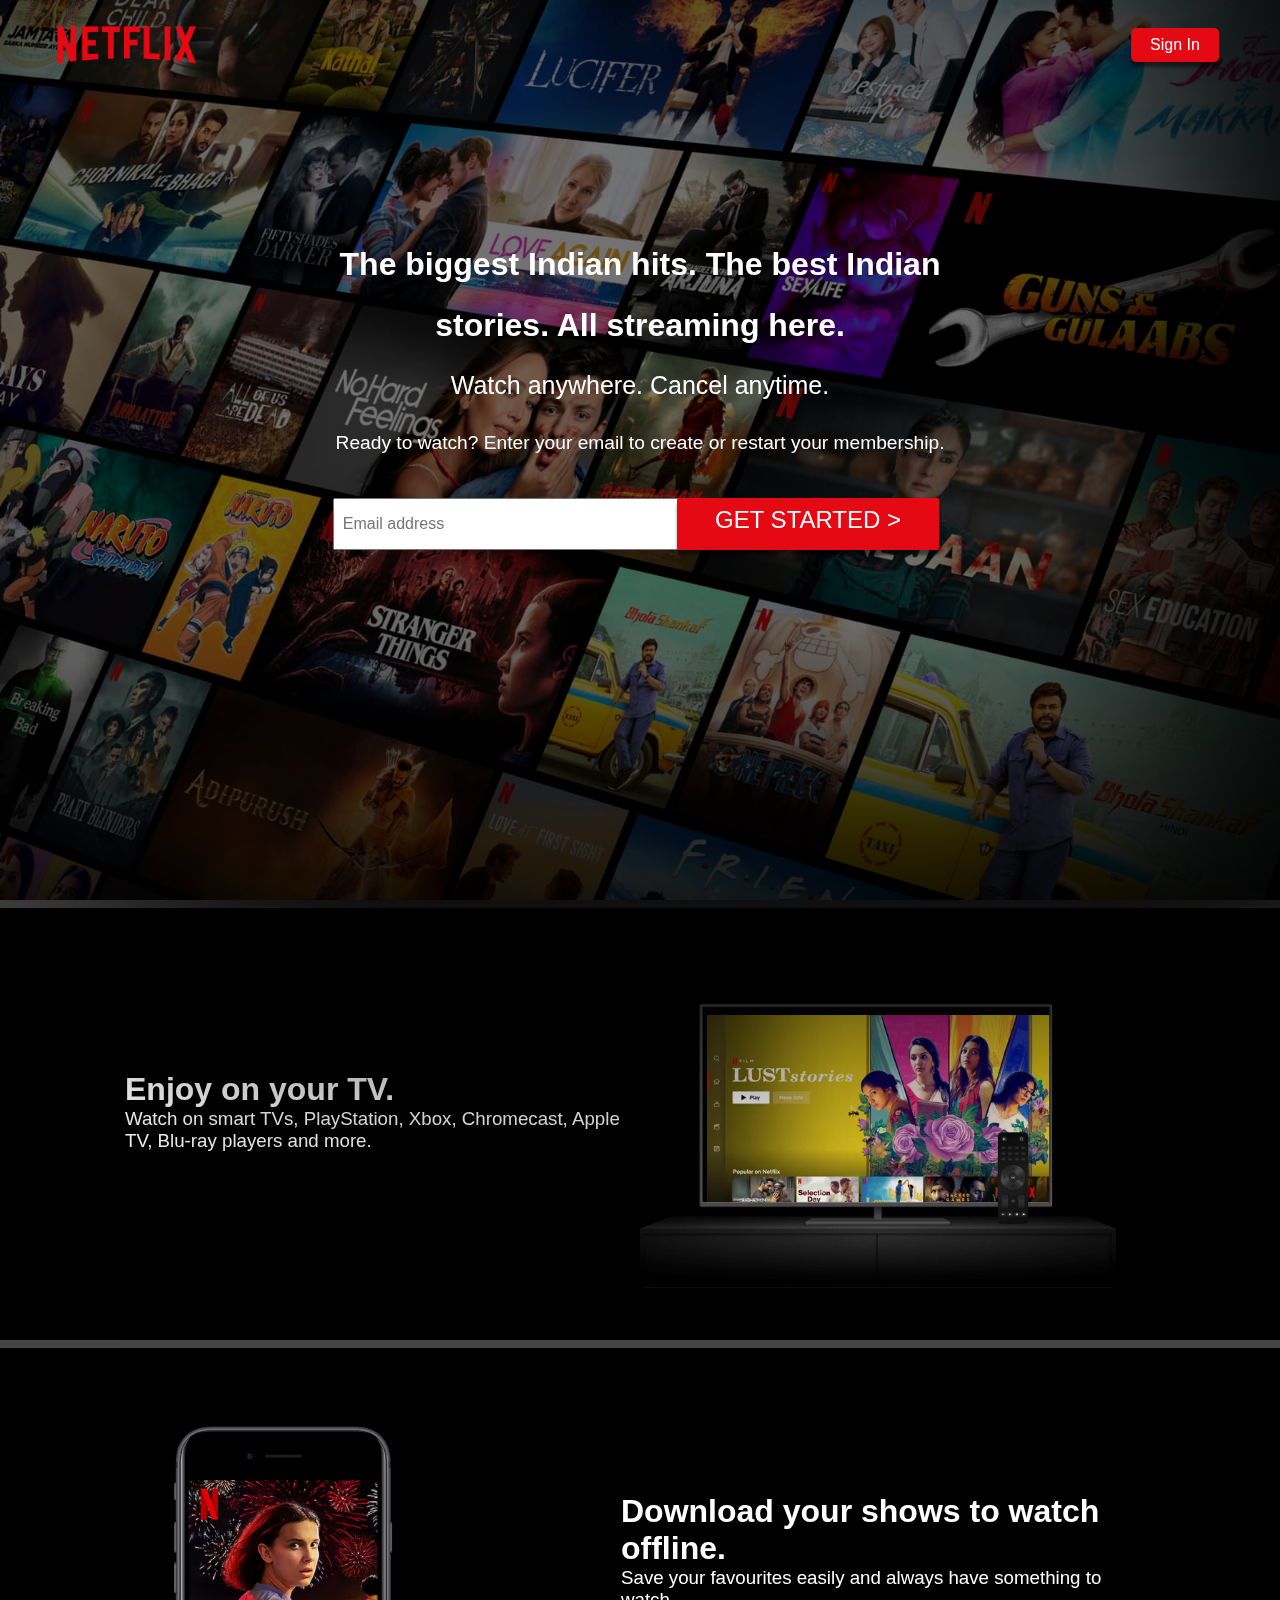
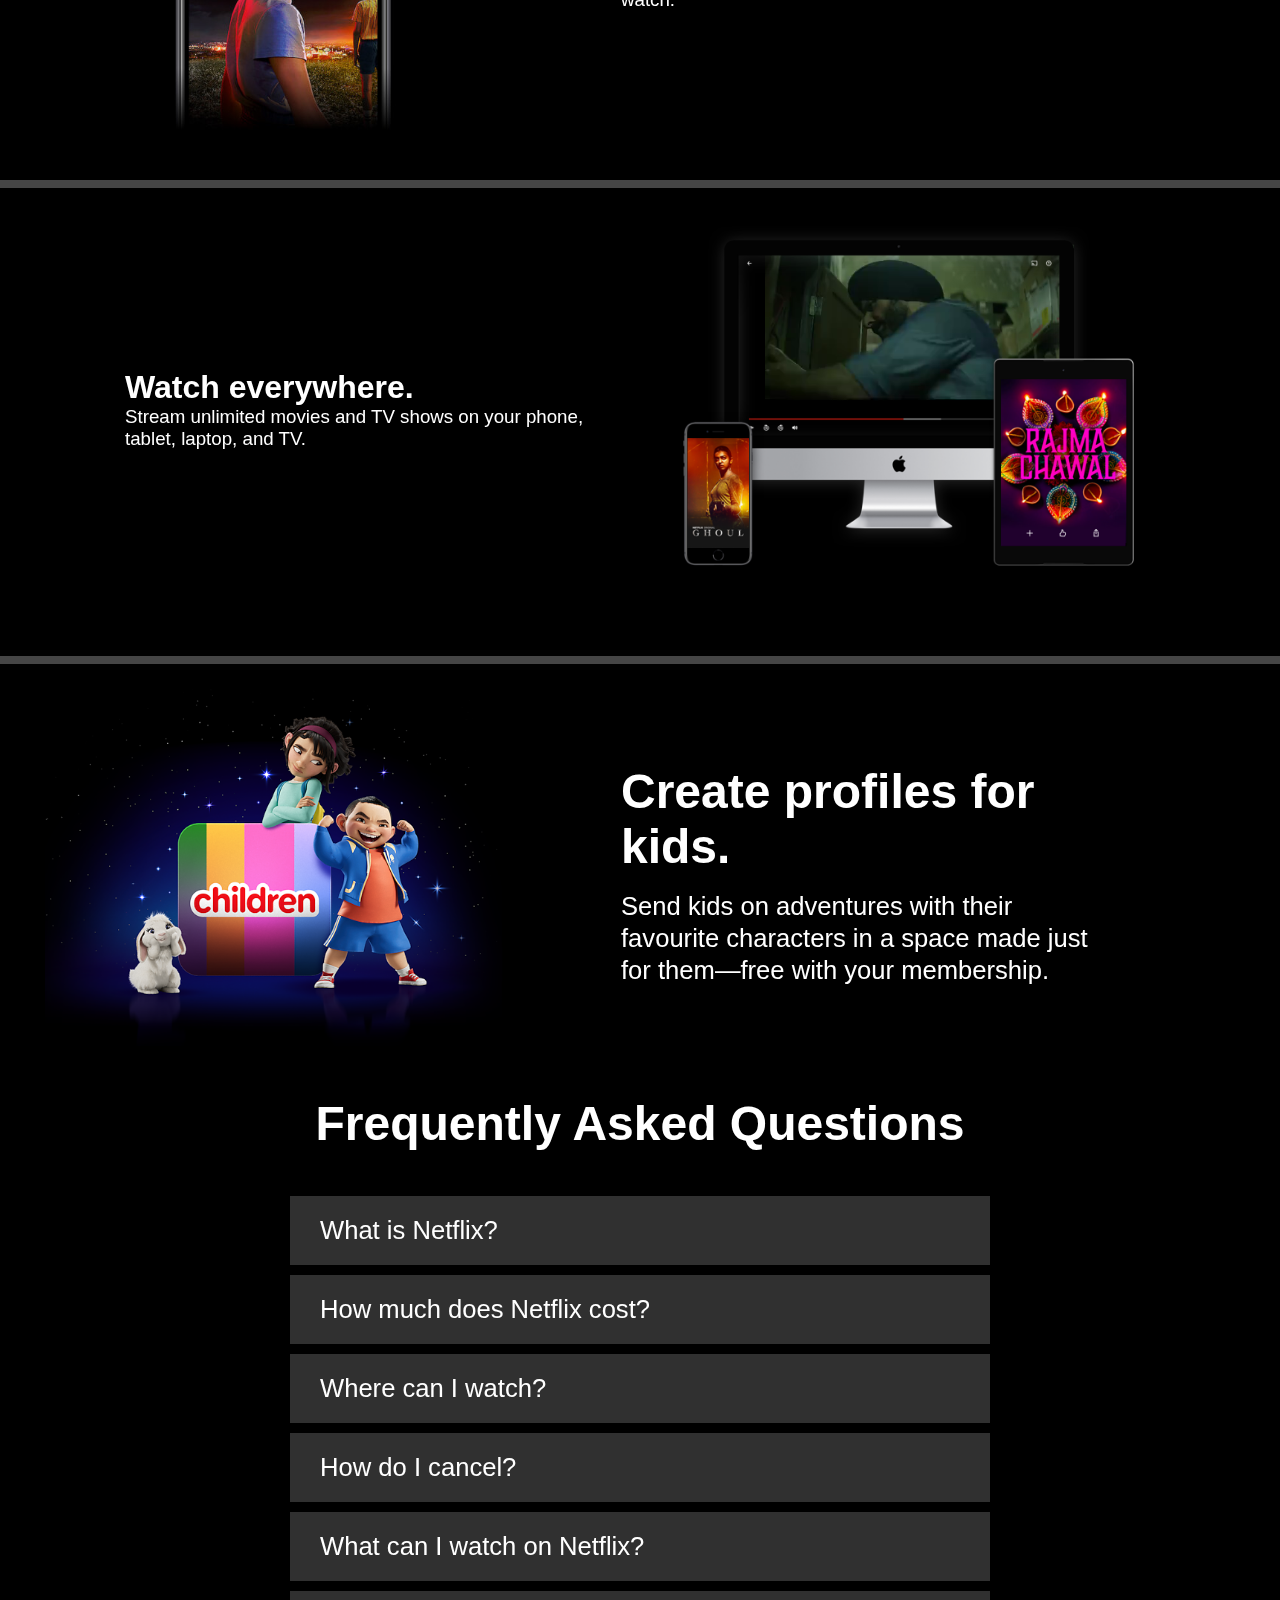
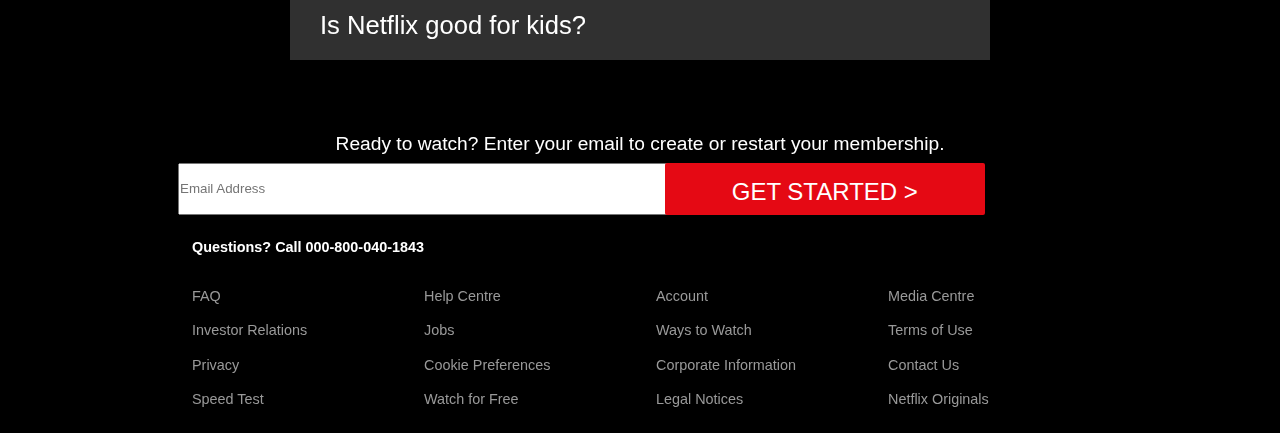
<file: netflix clone/index.html>
<!DOCTYPE html>
<html lang="en">
<head>
    <meta charset="UTF-8">
    <meta name="viewport" content="width=device-width, initial-scale=1.0">
    <link rel="stylesheet" href="style.css">
    <title>Netflix</title>
</head>
<body>
    <header class="showcase">
        <div class="showcase-top">
            <img src="logo.png" alt="Netflix Logo">
            <a href="#" class="btn btn-rounded">Sign In</a>
        </div>
        <div class="showcase-content">
            <h2>The biggest Indian hits. The best Indian stories. All streaming here.</h2>
            <h3>Watch anywhere. Cancel anytime.</h3>
            <p>Ready to watch? Enter your email to create or restart your membership.</p>
            <input type="email" name="email" id="mail" placeholder="Email address">
            <a href="#" class="btn btn-lg">GET STARTED ></a>
        </div>
    </header>

    
        <div class="card-1">
            <div class="desc-1">
                <h1>Enjoy on your TV.</h1>
                <h3>Watch on smart TVs, PlayStation, Xbox, Chromecast, Apple TV, Blu-ray players and more.</h3>
            </div>
            <img src="tv.png" alt="Netflix TV">
            <video class="video-1" autoplay="" playsinline="" muted="" loop=""><source src="1.m4v" type="video/mp4"></video>
        </div>
        <div class="card-2">
            <img src="3.jpg" alt="Netflix Mobile">
            <div class="desc-2">
                <h1>Download your shows to watch offline.</h1>
                <h3>Save your favourites easily and always have something to watch.</h3>
            </div>
        </div>
        <div class="card-3">
            <div class="desc-3">
                <h1>Watch everywhere.</h1>
                <h3>Stream unlimited movies and TV shows on your phone, tablet, laptop, and TV.</h3>
            </div>
            <img src="4.png" alt="Device-Pile-In">
            <video class="video-2" autoplay="" playsinline="" muted="" loop=""><source src="2.m4v" type="video/mp4"></video>
        </div>
        <section class="style-cards">
            <div class="card-0">
                <img src="2.png" alt="Netflix Mobile">
                <div class="desc-0">
                    <h1>Create profiles for kids.</h1>
                    <h3>Send kids on adventures with their favourite characters in a space made just for them—free with your membership.</h3>
                </div>
            </div>
    </section>

    <section class="lastsec">
        <div class="faq">
            <h1>Frequently Asked Questions</h1>
            <ul class="questions">
                <li>What is Netflix?</li>
                <li>How much does Netflix cost?</li>
                <li>Where can I watch?</li>
                <li>How do I cancel?</li>
                <li>What can I watch on Netflix?</li>
                <li>Is Netflix good for kids?</li>
            </ul>
            <p>Ready to watch? Enter your email to create or restart your membership.</p>
            <div class="input">
                <input type="email" name="email" placeholder="Email Address">
                <a href="#" class="btn-rounded"><button>GET STARTED ></button></a>
            </div>
        </div>
    </section>


    <footer class="footer">
        <p>Questions? Call 000-800-040-1843</p>
        <div class="footer-cols">
            <ul>
                <li><a href="#">FAQ</a></li>
                <li><a href="#">Investor Relations</a></li>
                <li><a href="#">Privacy</a></li>
                <li><a href="#">Speed Test</a></li>
            </ul>
            <ul>
                <li><a href="#">Help Centre</a></li>
                <li><a href="#">Jobs</a></li>
                <li><a href="#">Cookie Preferences</a></li>
                <li><a href="#">Watch for Free</a></li>
            </ul>
            <ul>
                <li><a href="#">Account</a></li>
                <li><a href="#">Ways to Watch</a></li>
                <li><a href="#">Corporate Information</a></li>
                <li><a href="#">Legal Notices</a></li>
            </ul>
            <ul>
                <li><a href="#">Media Centre</a></li>
                <li><a href="#">Terms of Use</a></li>
                <li><a href="#">Contact Us</a></li>
                <li><a href="#">Netflix Originals</a></li>
            </ul>
        </div>
    </footer>
</body>
</html>
</file>
<file: netflix clone/style.css>
:root{
    --primary-color: #e50914;
    --dark-color: #141414;
    --light-color: #f4f4f4;
}

*{
    margin: 0;
    padding: 0;
}

body{
    font-family: Arial, Helvetica, sans-serif;
    background: #000000;
    color: #999999;
}

ul{
    list-style: none;
}

h1,h2,h3,h4{
    color: #ffffff;
}

h3{
    font-weight: lighter;
}

a{
    color: #ffffff;
    text-decoration: none;
}

p{
    margin: 0.5rem 0;
    font-weight: bold;
    color: #ffffff;
}

img{
    width: 100%;
}

.showcase{
    width: 100%;
    height: 100vh;
    position: relative;
    background: url("1.jpg") no-repeat center center/cover;
}

.showcase::after{
    content: "";
    position: absolute;
    top: 0;
    left: 0;
    width: 100%;
    height: 100%;
    z-index: 1;
    background: rgba(0, 0, 0, 0.4);
    box-shadow: 120px 100px 250px #000000 , inset -120px -100px 250px #000000;
}

.showcase-top{
    position: relative;
    z-index: 2;
    height: 90px;
}

.showcase-top img{
    width: 140px;
    position: absolute;
    top: 50%;
    left: 0;
    transform: translate(40% , -50%);
}

.showcase-top a{
    position: absolute;
    top: 50%;
    right: 0;
    transform: translate(-60% , -50%);
}

.showcase-content{
    position: relative;
    margin: 0 26%;
    z-index: 2;
    display: flex;
    flex-direction: column;
    justify-content: center;
    text-align: center;
    align-items: center;
    margin-top: 9rem;
}

.showcase-content h2{
    font-weight: 700;
    font-size: 2rem;
    margin: 0 ;
    max-width: 800px;
    line-height: 60.5px;
}

.showcase-content h3{
    color: white;
    font-size: 25px;
    margin: 16px 0;
}

.showcase-content p{
    font-size: 19.2px;
    font-weight: 300;
    padding-top: 0.5rem;
    padding-bottom: 1rem;
}

.showcase-content input{
    position: absolute;
    left: 0;
    bottom: -8vh;
    width: 454px;
    height: 3rem;
    font-size: 1rem;
    padding-left: 0.5rem;
}

.btn{
    display: inline-block;
    background: var(--primary-color);
    color: white;
    padding: 0.5rem 1.2rem;
    font-size: 1rem;
    text-align: center;
    border: none;
    cursor: pointer;
    border-radius: 2px;
    margin-right: 0.5rem;
    outline: none;
    box-shadow: 0 5px 3px rgba(0, 0, 0, 0.45);
}

.btn:hover{
    opacity: 0.9;
}

.btn-rounded{
    border-radius: 5px;
}

.showcase-content .btn-lg{
    position: absolute;
    right: 0;
    bottom: -8vh;
    padding: 0.5rem 1.2rem;
    font-size: 1.5rem;
    text-transform: uppercase;
    height: 36px;
    width: 14rem;
}

.card-0 , 
.card-1,
.card-2,
.card-3{
    border-top: 8px rgb(69, 69, 69) solid;
    padding: 50px;
}

.card-0{
    position: relative;
    display: inline-grid;
    grid-template-columns: 40% 50%;
    text-align: left;
    align-items: center;
    padding: 25px 45px 50px;
}

.desc-0{
    padding-left: 100px;
}

.card-1{
    position: relative;
    display: inline-grid;
    grid-template-columns: 50% 40%;
    text-align: left;
    align-items: center;
    padding: 25px 45px 50px;
}

.desc-1{
    padding-left: 80px;
}

.style-cards h1{
    font-size: 3rem;
    padding: 1rem;
    padding-left: 0;
}

.style-cards h3{
    font-size: 1.6rem;
    line-height: 2rem;
}

.card-1 video{
    position: relative;
    width: 100%;
    height: 54%;
    grid-column: 2/2;
    grid-row: 1/2;
    z-index: -1;
}

.card-1 img{
    grid-column: 2/2;
    grid-row: 1/2;
}

.card-2{
    position: relative;
    display: inline-grid;
    grid-template-columns: 40% 50%;
    text-align: left;
    align-items: center;
    padding: 25px 45px 50px;
}

.desc-2{
    padding-left: 100px;
}

.card-3{
    position: relative;
    display: inline-grid;
    grid-template-columns: 50% 40%;
    text-align: left;
    align-items: center;
    padding: 25px 45px 50px;
}

.desc-3{
    padding-left: 80px;
    padding-right: 20px;
}

.card-3 img{
    width: 110%;
    grid-column: 2/2;
    grid-row: 1/2;
}

.card-3 video{
    position: relative;
    top: -87px;
    left: 125px;
    width: 65%;
    height: 78%;
    grid-column: 2/2;
    grid-row: 1/2;
    z-index: -1;
}

.faq{
    text-align: center;
}

.faq h1{
    padding-bottom: 40px;
    font-size: 3rem;
}

.questions{
    display: flex;
    flex-direction: column;
    flex-basis: 40%;
    align-items: center;
}

.questions li{
    padding: 20px 30px;
    margin: 5px;
    font-size: 1.6rem;
    background-color: #303030;
    color: white;
    text-align: left;
    width: 50%;
}

.faq p{
    padding-top: 60px;
    font-size: 1.2rem;
    font-weight: 200;
}

.input{
    display: inline-grid;
    align-items: center;
    grid-template-columns: 50% 40%;
}

.input input{
    width: 600px;
    height: 3rem;
}

.input button{
    height: 3.25rem;
    width: 320px;
    left: 20px;
    text-align: center;
    background-color: var(--primary-color);
    font-size: 1.5rem;
    padding: 15px 32px;
    border: none;
    border-radius: 2px;
    color: white;
}

.footer{
    max-width: 70%;
    margin: 1rem auto;
    overflow: auto;
}

.footer ,
.footer a{
    color: #999999;
    font-size: 0.9rem;
}

.footer p{
    margin-bottom: 1.5rem;
}

.footer .footer-cols{
    display: grid;
    grid-template-columns: repeat(4 , 1fr);
    grid-gap: 2rem;
}

.footer li{
    line-height: 2.4;
}
</file>
